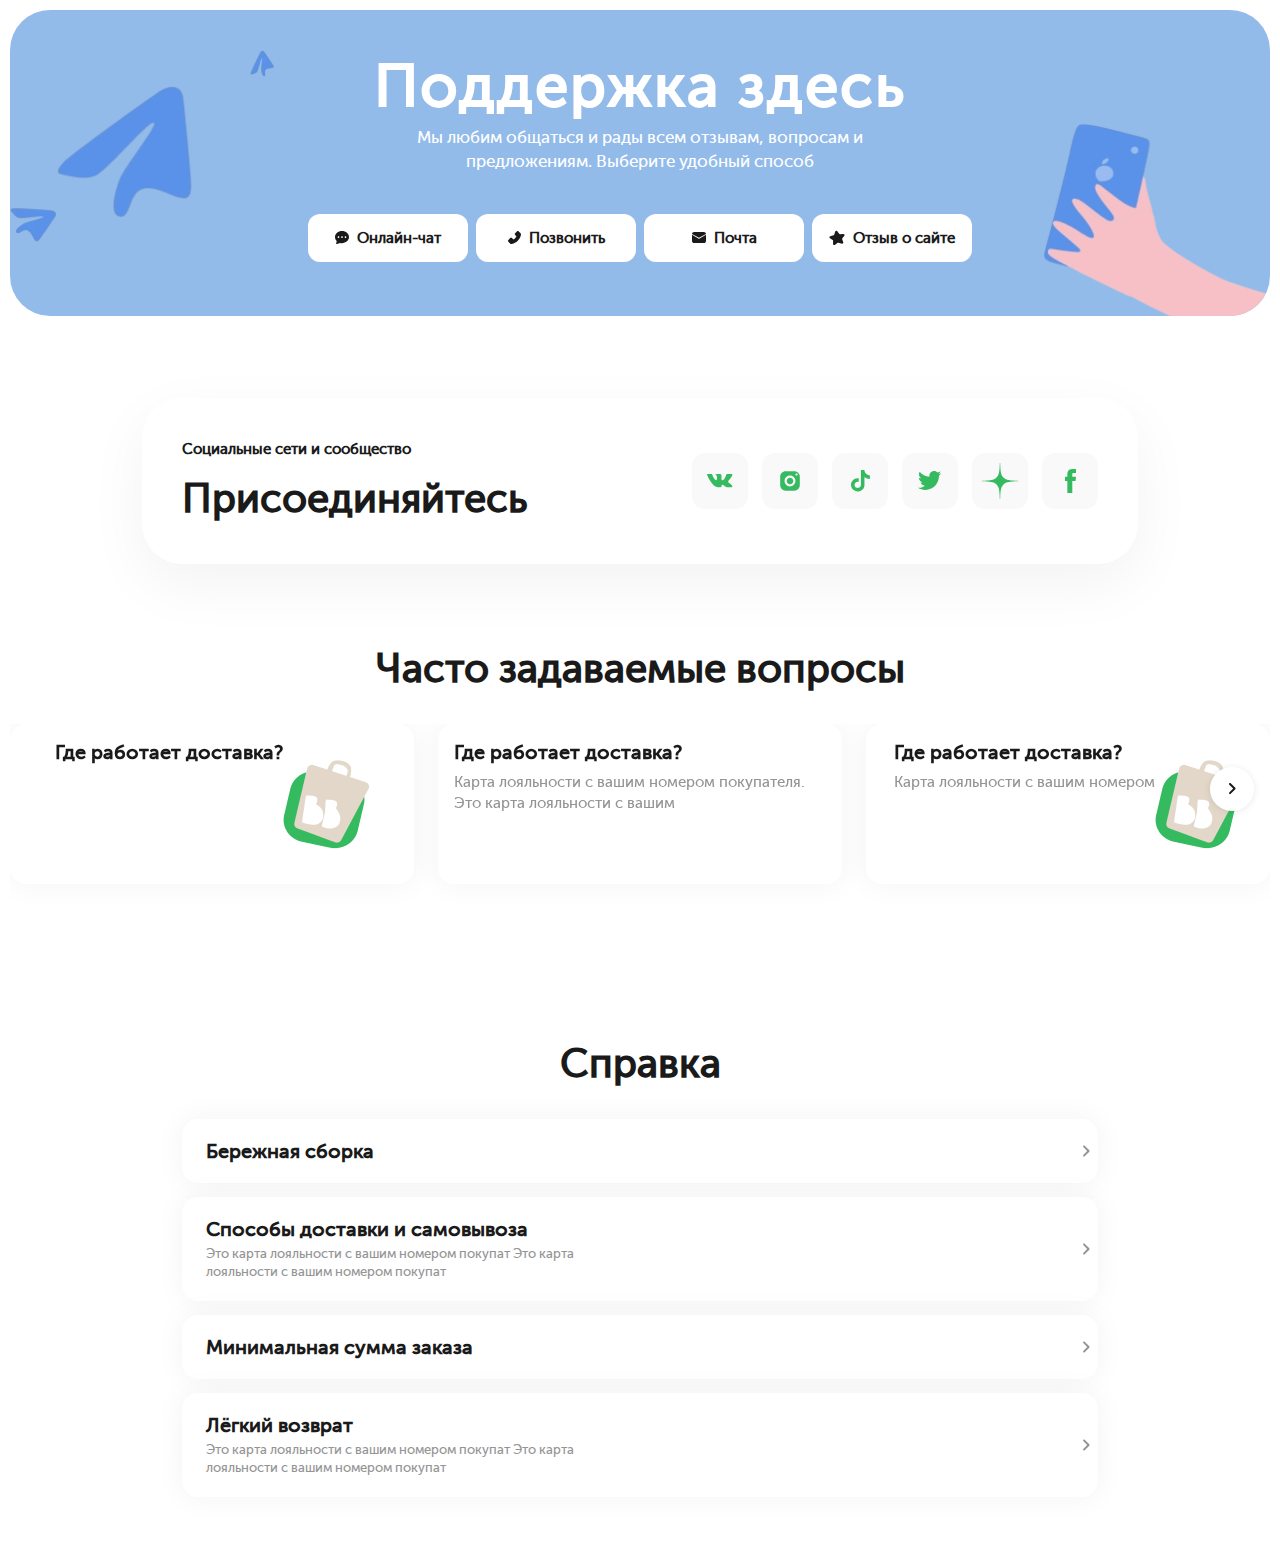
<file: index.html>
<!DOCTYPE html>
<html lang="ru">

<head>
    <meta charset="UTF-8">
    <meta name="viewport" content="width=device-width, initial-scale=1.0">

    <link rel="stylesheet" href="./fonts/museosanscyrl/museosanscyrl.css">

    <link rel="stylesheet" href="./styles/templates.css">
    <link rel="stylesheet" href="./styles/preview.css">
    <link rel="stylesheet" href="./styles/social.css">
    <link rel="stylesheet" href="./styles/faq-slider.css">
    <link rel="stylesheet" href="./styles/faq.css">



    <script src="./scripts/swiperFaq.js"></script>

    <link rel="stylesheet" href="https://cdn.jsdelivr.net/npm/swiper@11/swiper-bundle.min.css" />
    <script src="https://cdn.jsdelivr.net/npm/swiper@11/swiper-bundle.min.js"></script>
    <title>iMac</title>
</head>

<body>

    <main class="main">

        <section class="preview">
            <picture class="preview__hand-picture">
                <source srcset="./images/preview/hand.avif" type="image/avif">
                <source srcset="./images/preview/hand.webp" type="image/webp">
                <img width="369" height="329" loading="eager" class="preview__hand-picture-image"
                    src="./images/preview/hand.png" alt="Картинка с телефоном">
            </picture>
            <picture class="preview__tg-picture">
                <source srcset="./images/preview/telegrams.avif" type="image/avif">
                <source srcset="./images/preview/telegrams.webp" type="image/webp">
                <img width="274" height="195" loading="eager" class="preview__tg-picture-image"
                    src="./images/preview/telegrams.png" alt="Картинка телеграм">
            </picture>


            <div class="preview__content-container">
                <h1 class="preview__title">Поддержка здесь</h1>
                <h2 class="preview__subtitle">Мы любим общаться и рады всем отзывам, вопросам и предложениям.
                    Выберите удобный способ</h2>
                <ul class="preview__list">
                    <li class="preview__list-item">
                        <a class="preview__list-item-link" href="" aria-label="Онлайн-чат">
                            <svg class="preview__list-item-link-svg" aria-hidden="true" width="14" height="13"
                                viewBox="0 0 14 13" fill="none" xmlns="http://www.w3.org/2000/svg">
                                <path class="preview__list-item-link-svg-path" fill-rule="evenodd" clip-rule="evenodd"
                                    d="M14 6.09459C14 9.46054 10.8658 12.1892 7 12.1892C6.3067 12.1901 5.61626 12.1005 4.94637 11.9228C4.43537 12.1805 3.262 12.675 1.288 12.9971C1.113 13.025 0.98 12.8439 1.04913 12.682C1.35888 11.9541 1.63887 10.9842 1.72287 10.0996C0.651 9.0287 0 7.62694 0 6.09459C0 2.72863 3.13425 0 7 0C10.8658 0 14 2.72863 14 6.09459ZM4.375 6.09459C4.375 6.3255 4.28281 6.54695 4.11872 6.71023C3.95462 6.87351 3.73206 6.96524 3.5 6.96524C3.26794 6.96524 3.04538 6.87351 2.88128 6.71023C2.71719 6.54695 2.625 6.3255 2.625 6.09459C2.625 5.86367 2.71719 5.64222 2.88128 5.47894C3.04538 5.31566 3.26794 5.22393 3.5 5.22393C3.73206 5.22393 3.95462 5.31566 4.11872 5.47894C4.28281 5.64222 4.375 5.86367 4.375 6.09459V6.09459ZM7.875 6.09459C7.875 6.3255 7.78281 6.54695 7.61872 6.71023C7.45462 6.87351 7.23206 6.96524 7 6.96524C6.76794 6.96524 6.54538 6.87351 6.38128 6.71023C6.21719 6.54695 6.125 6.3255 6.125 6.09459C6.125 5.86367 6.21719 5.64222 6.38128 5.47894C6.54538 5.31566 6.76794 5.22393 7 5.22393C7.23206 5.22393 7.45462 5.31566 7.61872 5.47894C7.78281 5.64222 7.875 5.86367 7.875 6.09459ZM10.5 6.96524C10.7321 6.96524 10.9546 6.87351 11.1187 6.71023C11.2828 6.54695 11.375 6.3255 11.375 6.09459C11.375 5.86367 11.2828 5.64222 11.1187 5.47894C10.9546 5.31566 10.7321 5.22393 10.5 5.22393C10.2679 5.22393 10.0454 5.31566 9.88128 5.47894C9.71719 5.64222 9.625 5.86367 9.625 6.09459C9.625 6.3255 9.71719 6.54695 9.88128 6.71023C10.0454 6.87351 10.2679 6.96524 10.5 6.96524V6.96524Z"
                                    fill="#1A1A1A" />
                            </svg>
                            <span class="preview__list-item-link-text">Онлайн-чат</span>
                        </a>
                    </li>
                    <li class="preview__list-item">
                        <a class="preview__list-item-link" href="" aria-label="Позвонить">
                            <svg class="preview__list-item-link-svg" aria-hidden="true" width="13" height="13"
                                viewBox="0 0 13 13" fill="none" xmlns="http://www.w3.org/2000/svg">
                                <path class="preview__list-item-link-svg-path"
                                    d="M12.394 2.05413L10.7138 0.375486C10.5953 0.25644 10.4544 0.161986 10.2993 0.0975481C10.1441 0.0331105 9.97779 -4.02615e-05 9.8098 3.66958e-08C9.46745 3.66958e-08 9.14562 0.134102 8.90424 0.375486L7.09625 2.1835C6.97721 2.30202 6.88276 2.4429 6.81832 2.59803C6.75388 2.75317 6.72073 2.91951 6.72077 3.0875C6.72077 3.42985 6.85487 3.7517 7.09625 3.99308L8.41832 5.31517C8.10885 5.99729 7.6786 6.61783 7.14832 7.14684C6.61936 7.67842 5.99889 8.11025 5.31667 8.4216L3.9946 7.09951C3.87608 6.98047 3.7352 6.88602 3.58007 6.82158C3.42493 6.75714 3.25859 6.72399 3.09061 6.72403C2.74826 6.72403 2.42642 6.85813 2.18504 7.09951L0.375481 8.90595C0.256291 9.02469 0.161757 9.16583 0.0973171 9.32124C0.0328775 9.47666 -0.0001955 9.64328 8.69341e-07 9.81153C8.69341e-07 10.1539 0.134101 10.4757 0.375481 10.7171L2.05252 12.3942C2.43746 12.7807 2.96913 13 3.515 13C3.63016 13 3.7406 12.9905 3.84946 12.9716C5.97612 12.6214 8.08544 11.4902 9.78772 9.78944C11.4884 8.09029 12.618 5.98252 12.973 3.84951C13.0803 3.19794 12.8641 2.52743 12.394 2.05413V2.05413Z"
                                    fill="#1A1A1A" />
                            </svg>
                            <span class="preview__list-item-link-text">Позвонить</span>
                        </a>
                    </li>
                    <li class="preview__list-item">
                        <a class="preview__list-item-link" href="" aria-label="Почта">
                            <svg class="preview__list-item-link-svg" aria-hidden="true" width="14" height="11"
                                viewBox="0 0 14 11" fill="none" xmlns="http://www.w3.org/2000/svg">
                                <path class="preview__list-item-link-svg-path"
                                    d="M14 2.85408V8.88461C14 9.44565 13.7695 9.98371 13.3593 10.3804C12.9491 10.7771 12.3927 11 11.8125 11H2.1875C1.60734 11 1.05094 10.7771 0.640704 10.3804C0.230468 9.98371 0 9.44565 0 8.88461V2.85408L6.77775 6.71085C6.84508 6.74925 6.92183 6.7695 7 6.7695C7.07817 6.7695 7.15492 6.74925 7.22225 6.71085L14 2.85408ZM11.8125 2.61907e-08C12.3508 -8.18366e-05 12.8701 0.191744 13.2713 0.53878C13.6725 0.885816 13.9272 1.3637 13.9869 1.881L7 5.85538L0.0131251 1.881C0.0727635 1.3637 0.327533 0.885816 0.728696 0.53878C1.12986 0.191744 1.64925 -8.18366e-05 2.1875 2.61907e-08H11.8125Z"
                                    fill="#1A1A1A" />
                            </svg>
                            <span class="preview__list-item-link-text">Почта</span>
                        </a>
                    </li>
                    <li class="preview__list-item">
                        <a class="preview__list-item-link" href="" aria-label="Отзыв о сайте">
                            <svg class="preview__list-item-link-svg" aria-hidden="true" width="16" height="16"
                                viewBox="0 0 16 16" fill="none" xmlns="http://www.w3.org/2000/svg">
                                <path class="preview__list-item-link-svg-path" fill-rule="evenodd" clip-rule="evenodd"
                                    d="M11.0016 4.20072C10.679 4.21044 10.3715 4.06388 10.176 3.80714L8.12699 1.11735C7.59697 0.421578 6.50427 0.603695 6.22856 1.43376L5.16312 4.64142C5.06134 4.94784 4.81787 5.18626 4.50938 5.2816L1.23044 6.295C0.347734 6.56782 0.185106 7.74709 0.961026 8.24864L3.64919 9.98625C3.93912 10.1737 4.11188 10.4974 4.1062 10.8425L4.05401 14.0127C4.0393 14.9066 5.0491 15.4359 5.77589 14.9152L8.6575 12.8507C8.90942 12.6702 9.23077 12.6167 9.52756 12.7059L12.9218 13.7253C13.7781 13.9825 14.562 13.1546 14.2584 12.3136L13.182 9.33152C13.0648 9.0068 13.1233 8.64459 13.3369 8.37335L15.3172 5.85835C15.8887 5.13249 15.3529 4.06955 14.4294 4.09739L11.0016 4.20072Z"
                                    fill="#1A1A1A" />
                            </svg>

                            <span class="preview__list-item-link-text">Отзыв о сайте</span>
                        </a>
                    </li>
                </ul>
            </div>
        </section>

        <section class="social">
            <div class="social__text-container">
                <h2 class="social__title">Социальные сети и сообщество</h2>
                <h3 class="social__subtitle">Присоединяйтесь</h3>
            </div>
            <ul class="social__list">
                <li class="social__list-item">
                    <a class="social__list-item-link" href="">
                        <svg class="social__list-item-link-svg" width="26" height="14" viewBox="0 0 26 14" fill="none"
                            xmlns="http://www.w3.org/2000/svg">
                            <path class="social__list-item-link-svg-path"
                                d="M22.5719 9.36327C24.5939 11.1281 25.0142 11.7582 25.0829 11.8657C25.9208 13.172 24.1537 13.331 24.1537 13.331H20.4297C20.4297 13.331 19.5231 13.3408 18.7485 12.8361C17.4857 12.023 16.1634 10.4465 15.2342 10.7202C14.4541 10.9495 14.4613 11.9856 14.4613 12.8716C14.4613 13.1889 14.1838 13.331 13.5574 13.331C12.9311 13.331 12.6707 13.331 12.3932 13.331C10.3532 13.331 8.13954 12.6557 5.93133 10.387C2.8075 7.17988 0.0678084 0.719469 0.0678084 0.719469C0.0678084 0.719469 -0.0939876 0.394227 0.0822707 0.19606C0.28203 -0.0260997 0.825267 0.00233678 0.825267 0.00233678L4.4363 0.00144814C4.4363 0.00144814 4.77616 0.0645416 5.02021 0.233383C5.22178 0.372011 5.33386 0.636826 5.33386 0.636826C5.33386 0.636826 5.94037 2.60605 6.7132 3.8617C8.22269 6.31257 8.92501 6.37477 9.43752 6.11085C10.1859 5.72873 9.94189 3.12324 9.94189 3.12324C9.94189 3.12324 9.97533 2.00444 9.58485 1.50592C9.28386 1.12025 8.70808 0.91497 8.4568 0.882979C8.25342 0.857208 8.59329 0.507084 9.02625 0.30714C9.60474 0.0538779 10.392 -0.0109928 11.7497 0.00144814C12.8063 0.0112232 13.1109 0.073428 13.5231 0.166735C14.7696 0.449323 14.4613 1.19489 14.4613 3.81283C14.4613 4.6517 14.3438 5.83093 14.9874 6.22193C15.2649 6.39077 16.2158 6.59693 17.9079 3.89547C18.7114 2.61405 19.3505 0.488423 19.3505 0.488423C19.3505 0.488423 19.4824 0.254711 19.6876 0.139187C19.8973 0.0209982 19.891 0.0236641 20.1784 0.0236641C20.4659 0.0236641 23.3484 0.00144814 23.9811 0.00144814C24.6129 0.00144814 25.2059 -0.00566098 25.308 0.358681C25.4544 0.88209 24.8416 2.67537 23.2887 4.62149C20.737 7.81526 20.4541 7.51668 22.5719 9.36327Z"
                                fill="#36BA5F" />
                        </svg>
                    </a>
                </li>
                <li class="social__list-item">
                    <a class="social__list-item-link" href="">
                        <svg class="social__list-item-link-svg" width="20" height="20" viewBox="0 0 20 20" fill="none"
                            xmlns="http://www.w3.org/2000/svg">
                            <path class="social__list-item-link-svg-path" fill-rule="evenodd" clip-rule="evenodd"
                                d="M0.203552 5.6447C0.203552 2.63815 2.64169 0.200012 5.64824 0.200012H14.3598C17.3663 0.200012 19.8044 2.63815 19.8044 5.6447V14.3562C19.8044 17.3628 17.3663 19.8009 14.3598 19.8009H5.64824C2.64169 19.8009 0.203552 17.3628 0.203552 14.3562V5.6447ZM17.6175 3.46669C17.6175 2.8656 17.1297 2.37775 16.5286 2.37775C15.9275 2.37775 15.4396 2.8656 15.4396 3.46669C15.4396 4.06778 15.9275 4.55563 16.5286 4.55563C17.1297 4.55563 17.6175 4.06778 17.6175 3.46669ZM10.0072 4.55581C13.0137 4.55581 15.4518 6.99394 15.4518 10.0005C15.4518 13.0071 13.0137 15.4452 10.0072 15.4452C7.0006 15.4452 4.56246 13.0071 4.56246 10.0005C4.56246 6.99394 7.0006 4.55581 10.0072 4.55581ZM6.73503 9.99931C6.73503 8.1951 8.19764 6.73249 10.0019 6.73249C11.8061 6.73249 13.2687 8.1951 13.2687 9.99931C13.2687 11.8035 11.8061 13.2661 10.0019 13.2661C8.19764 13.2661 6.73503 11.8035 6.73503 9.99931Z"
                                fill="#36BA5F" />
                        </svg>
                    </a>
                </li>
                <li class="social__list-item">
                    <a class="social__list-item-link" href="">
                        <svg class="social__list-item-link-svg" width="19" height="22" viewBox="0 0 19 22" fill="none"
                            xmlns="http://www.w3.org/2000/svg">
                            <path class="social__list-item-link-svg-path"
                                d="M18.8904 5.38646C17.6607 5.38646 16.5262 4.97911 15.6152 4.29191C14.5703 3.50414 13.8195 2.34858 13.5544 1.01669C13.4888 0.687615 13.4534 0.348016 13.4501 0H9.93749V9.598L9.93328 14.8553C9.93328 16.2608 9.018 17.4525 7.74924 17.8717C7.38102 17.9933 6.98335 18.0509 6.56927 18.0282C6.04072 17.9992 5.54542 17.8397 5.11492 17.5822C4.1988 17.0343 3.57768 16.0403 3.56084 14.9032C3.53433 13.1261 4.971 11.6773 6.74685 11.6773C7.09739 11.6773 7.43405 11.7345 7.74924 11.8384V9.21505V8.272C7.41679 8.22277 7.07845 8.1971 6.73633 8.1971C4.79257 8.1971 2.97464 9.00507 1.67516 10.4607C0.692972 11.5607 0.103828 12.9641 0.0129315 14.4357C-0.10616 16.3689 0.601234 18.2067 1.9731 19.5625C2.17467 19.7616 2.38634 19.9463 2.60769 20.1167C3.78388 21.0219 5.22181 21.5126 6.73633 21.5126C7.07845 21.5126 7.41679 21.4873 7.74924 21.4381C9.16403 21.2285 10.4694 20.5809 11.4996 19.5625C12.7654 18.3114 13.4648 16.6505 13.4724 14.8826L13.4543 7.03185C14.0581 7.4977 14.7184 7.88317 15.427 8.18237C16.5292 8.64737 17.6978 8.88303 18.9005 8.88261V6.33203V5.38562C18.9013 5.38646 18.8912 5.38646 18.8904 5.38646V5.38646Z"
                                fill="#36BA5F" />
                        </svg>
                    </a>
                </li>
                <li class="social__list-item">
                    <a class="social__list-item-link" href="">
                        <svg class="social__list-item-link-svg" width="24" height="19" viewBox="0 0 24 19" fill="none"
                            xmlns="http://www.w3.org/2000/svg">
                            <path class="social__list-item-link-svg-path"
                                d="M23.3009 2.24175C22.4438 2.62179 21.5219 2.87883 20.555 2.99363C21.5422 2.40218 22.2998 1.46633 22.6574 0.349381C21.7337 0.89734 20.7101 1.29485 19.6217 1.50912C18.7497 0.580402 17.5072 0 16.1314 0C13.4918 0 11.351 2.14085 11.351 4.78047C11.351 5.15516 11.3934 5.51987 11.4754 5.86997C7.50243 5.67068 3.97974 3.76762 1.62177 0.874523C1.21036 1.58042 0.974347 2.40218 0.974347 3.27813C0.974347 4.93626 1.81892 6.4001 3.10094 7.25716C2.31768 7.23256 1.58006 7.01758 0.935844 6.65857C0.935487 6.67889 0.935487 6.69921 0.935487 6.71918C0.935487 9.03544 2.584 10.9674 4.77048 11.4062C4.36977 11.516 3.94659 11.5742 3.51128 11.5742C3.20255 11.5742 2.90343 11.5446 2.61181 11.489C3.22001 13.3877 4.98511 14.7699 7.07747 14.8088C5.44108 16.0912 3.38009 16.8552 1.13977 16.8552C0.754735 16.8552 0.373268 16.8327 0 16.7881C2.11447 18.145 4.62788 18.9361 7.32739 18.9361C16.1204 18.9361 20.929 11.6519 20.929 5.33413C20.929 5.127 20.9244 4.92058 20.9151 4.71594C21.8499 4.04213 22.6602 3.20041 23.3009 2.24175Z"
                                fill="#36BA5F" />
                        </svg>

                    </a>
                </li>
                <li class="social__list-item">
                    <a class="social__list-item-link" href="">
                        <svg class="social__list-item-link-svg" width="36" height="36" viewBox="0 0 36 36" fill="none"
                            xmlns="http://www.w3.org/2000/svg">
                            <path class="social__list-item-link-svg-path" fill-rule="evenodd" clip-rule="evenodd"
                                d="M36.0009 18.1982V17.9993V17.8011C28.0305 17.5599 24.3857 17.3611 21.4787 14.5218C18.6402 11.6154 18.4405 7.97066 18.2 -0.00012207H18.001H17.8021C17.5616 7.97066 17.362 11.6154 14.5234 14.5218C11.6164 17.3611 7.97161 17.5599 0.00128174 17.8011V17.9993V18.1982C7.97161 18.4394 11.6164 18.6383 14.5234 21.4769C17.362 24.384 17.5616 28.0287 17.8021 35.9995H18.001H18.2C18.4405 28.0287 18.6402 24.384 21.4787 21.4769C24.3857 18.6383 28.0305 18.4394 36.0009 18.1982Z"
                                fill="#36BA5F" />
                        </svg>

                    </a>
                </li>
                <li class="social__list-item">
                    <a class="social__list-item-link" href="">
                        <svg class="social__list-item-link-svg" width="11" height="24" viewBox="0 0 11 24" fill="none"
                            xmlns="http://www.w3.org/2000/svg">
                            <path class="social__list-item-link-svg-path"
                                d="M10.5569 11.9768H7.29425V23.9997H2.35102V11.9768H0V7.7514H2.35102V5.01712C2.35102 3.06181 3.27441 0 7.33825 0L10.9999 0.0154087V4.11683H8.34313C7.90735 4.11683 7.29458 4.33584 7.29458 5.26858V7.75533H10.9888L10.5569 11.9768Z"
                                fill="#36BA5F" />
                        </svg>

                    </a>
                </li>
            </ul>
        </section>

        <section class="faq-slider">
            <h2 class="faq-slider__title">Часто задаваемые вопросы</h2>

            <div class="swiper faqSwiper">
                <ul class="swiper-wrapper faq-slider__list">
                    <!-- item start -->
                    <li class="swiper-slide faq-slider__list-item">
                        <a class="faq-slider__list-item-link" href="./articleDetail/index.html">
                            <article class="faq-slider__list-item-link-article">
                                <div class="faq-slider__list-item-link-article-container">
                                    <h3 class="faq-slider__list-item-link-article-title">Где работает доставка?</h3>

                                </div>
                                <picture class="faq-slider__list-item-link-picture">
                                    <source srcset="./images/delivery.avif" type="./images/faq-slider/busket-icon.avif">
                                    <source srcset="./images/delivery.webp" type="./images/faq-slider/busket-icon.webp">
                                    <img width="87" height="90" loading="lazy" class="faq-slider__list-item-link-image"
                                        src="./images/faq-slider/busket-icon.png" alt="Где работает доставка?">
                                </picture>
                            </article>
                        </a>
                    </li>
                    <!-- item end -->
                    <li class="swiper-slide faq-slider__list-item">
                        <a class="faq-slider__list-item-link" href="./articleDetail/index.html">
                            <article class="faq-slider__list-item-link-article">
                                <div class="faq-slider__list-item-link-article-container">
                                    <h3 class="faq-slider__list-item-link-article-title">Где работает доставка?</h3>
                                    <p class="faq-slider__list-item-link-article-text">Карта лояльности с вашим номером
                                        покупателя. Это карта лояльности с вашим</p>
                                </div>
                            </article>
                        </a>
                    </li>
                    <li class="swiper-slide faq-slider__list-item">
                        <a class="faq-slider__list-item-link" href="./articleDetail/index.html">
                            <article class="faq-slider__list-item-link-article">
                                <div class="faq-slider__list-item-link-article-container">
                                    <h3 class="faq-slider__list-item-link-article-title">Где работает доставка?</h3>
                                    <p class="faq-slider__list-item-link-article-text">Карта лояльности с вашим номером
                                    </p>
                                </div>
                                <picture class="faq-slider__list-item-link-picture">
                                    <source srcset="./images/delivery.avif" type="./images/faq-slider/busket-icon.avif">
                                    <source srcset="./images/delivery.webp" type="./images/faq-slider/busket-icon.webp">
                                    <img width="87" height="90" loading="lazy" class="faq-slider__list-item-link-image"
                                        src="./images/faq-slider/busket-icon.png" alt="Где работает доставка?">
                                </picture>
                            </article>
                        </a>
                    </li>
                    <li class="swiper-slide faq-slider__list-item">
                        <a class="faq-slider__list-item-link" href="./articleDetail/index.html">
                            <article class="faq-slider__list-item-link-article">
                                <div class="faq-slider__list-item-link-article-container">
                                    <h3 class="faq-slider__list-item-link-article-title">В какое время возможен
                                        самовывоз В какое время возможен самовывоз?</h3>
                                    <p class="faq-slider__list-item-link-article-text">Карта лояльности с вашим </p>
                                </div>
                            </article>
                        </a>
                    </li>
                    <li class="swiper-slide faq-slider__list-item">
                        <a class="faq-slider__list-item-link" href="./articleDetail/index.html">
                            <article class="faq-slider__list-item-link-article">
                                <div class="faq-slider__list-item-link-article-container">
                                    <h3 class="faq-slider__list-item-link-article-title">Где работает доставка?</h3>
                                    <p class="faq-slider__list-item-link-article-text">Карта лояльности с вашим номером
                                        покупателя. Это карта лояльности с вашим</p>
                                </div>
                                <picture class="faq-slider__list-item-link-picture">
                                    <source srcset="./images/delivery.avif" type="./images/faq-slider/busket-icon.avif">
                                    <source srcset="./images/delivery.webp" type="./images/faq-slider/busket-icon.webp">
                                    <img width="87" height="90" loading="lazy" class="faq-slider__list-item-link-image"
                                        src="./images/faq-slider/busket-icon.png" alt="Где работает доставка?">
                                </picture>
                            </article>
                        </a>
                    </li>
                    <li class="swiper-slide faq-slider__list-item">
                        <a class="faq-slider__list-item-link" href="./articleDetail/index.html">
                            <article class="faq-slider__list-item-link-article">
                                <div class="faq-slider__list-item-link-article-container">
                                    <h3 class="faq-slider__list-item-link-article-title">Где работает доставка?</h3>
                                    <p class="faq-slider__list-item-link-article-text">Карта лояльности с вашим номером
                                        покупателя. Это карта лояльности с вашим</p>
                                </div>
                                <picture class="faq-slider__list-item-link-picture">
                                    <source srcset="./images/delivery.avif" type="./images/faq-slider/busket-icon.avif">
                                    <source srcset="./images/delivery.webp" type="./images/faq-slider/busket-icon.webp">
                                    <img width="87" height="90" loading="lazy" class="faq-slider__list-item-link-image"
                                        src="./images/faq-slider/busket-icon.png" alt="Где работает доставка?">
                                </picture>
                            </article>
                        </a>
                    </li>
                    <li class="swiper-slide faq-slider__list-item">
                        <a class="faq-slider__list-item-link" href="./articleDetail/index.html">
                            <article class="faq-slider__list-item-link-article">
                                <div class="faq-slider__list-item-link-article-container">
                                    <h3 class="faq-slider__list-item-link-article-title">Где работает доставка?</h3>
                                    <p class="faq-slider__list-item-link-article-text">Карта лояльности с вашим номером
                                        покупателя. Это карта лояльности с вашим</p>
                                </div>
                                <picture class="faq-slider__list-item-link-picture">
                                    <source srcset="./images/delivery.avif" type="./images/faq-slider/busket-icon.avif">
                                    <source srcset="./images/delivery.webp" type="./images/faq-slider/busket-icon.webp">
                                    <img width="87" height="90" loading="lazy" class="faq-slider__list-item-link-image"
                                        src="./images/faq-slider/busket-icon.png" alt="Где работает доставка?">
                                </picture>
                            </article>
                        </a>
                    </li>



                </ul>

                <button class="faq-slider__prev">
                    <svg width="7" height="12" viewBox="0 0 7 12" fill="none" xmlns="http://www.w3.org/2000/svg">
                        <path
                            d="M6.26918 10.8857C6.66089 10.4974 6.66367 9.86739 6.27539 9.47568L2.41251 5.57863L6.30956 1.71575C6.70128 1.32747 6.70405 0.697478 6.31577 0.305764C5.92749 -0.0859495 5.2975 -0.088724 4.90579 0.299555L0.295615 4.8693C-0.0960983 5.25758 -0.0988728 5.88757 0.289406 6.27928L4.85915 10.8895C5.23747 11.2711 5.87746 11.2739 6.26918 10.8857Z"
                            fill="#1A1A1A" />
                    </svg>

                </button>
                <button class="faq-slider__next">
                    <svg width="7" height="12" viewBox="0 0 7 12" fill="none" xmlns="http://www.w3.org/2000/svg">
                        <path
                            d="M0.2925 0.293762C-0.0975 0.683762 -0.0975 1.31376 0.2925 1.70376L4.1725 5.58376L0.2925 9.46376C-0.0975 9.85376 -0.0975 10.4838 0.2925 10.8738C0.6825 11.2638 1.3125 11.2638 1.7025 10.8738L6.2925 6.28376C6.6825 5.89376 6.6825 5.26376 6.2925 4.87376L1.7025 0.283762C1.3225 -0.0962379 0.6825 -0.0962377 0.2925 0.293762Z"
                            fill="#1A1A1A" />
                    </svg>

                </button>
            </div>


        </section>

        <section class="faq">
            <h2 class="faq__title">
                Справка
            </h2>
            <div class="faq__details-container">
                <details class="faq__details">
                    <summary class="faq__details-summary">
                        <div class="faq__details-summary-container">
                            <h3 class="faq__details-summary-title">Бережная сборка</h3>
                        </div>

                        <svg class="faq__details-summary-svg" width="24" height="24" viewBox="0 0 24 24" fill="none"
                            xmlns="http://www.w3.org/2000/svg">
                            <path class="faq__details-summary-svg-path"
                                d="M9.29006 6.70999C8.90006 7.09999 8.90006 7.72999 9.29006 8.11999L13.1701 12L9.29006 15.88C8.90006 16.27 8.90006 16.9 9.29006 17.29C9.68006 17.68 10.3101 17.68 10.7001 17.29L15.2901 12.7C15.6801 12.31 15.6801 11.68 15.2901 11.29L10.7001 6.69999C10.3201 6.31999 9.68006 6.31999 9.29006 6.70999Z"
                                fill="#949494" />
                        </svg>


                    </summary>
                    <div class="faq__details-content-container">
                        <p>Сайт рыбатекст поможет дизайнеру, верстальщику, вебмастеру сгенерировать несколько абзацев
                            более менее осмысленного текста рыбы на русском языке, а начинающему оратору отточить навык
                            публичных выступлений в домашних условиях. При создании генератора мы использовали
                            небезизвестный универсальный код речей. Текст генерируется абзацами случайным образом от
                            двух до десяти предложений в абзаце, что позволяет сделать текст более привлекательным и
                            живым для визуально-слухового восприятия.

                            По своей сути рыбатекст является альтернативой традиционному lorem ipsum, который вызывает у
                            некторых людей недоумение при попытках прочитать рыбу текст. В отличии от lorem ipsum, текст
                            рыба на русском языке наполнит любой макет непонятным смыслом и придаст неповторимый колорит
                            советских времен.</p>
                    </div>
                </details>

                <details class="faq__details">
                    <summary class="faq__details-summary">
                        <div class="faq__details-summary-container">
                            <h3 class="faq__details-summary-title">Способы доставки и самовывоза</h3>
                            <p class="faq__details-summary-short-info">Это карта лояльности с вашим номером покупат Это
                                карта лояльности с вашим номером покупат</p>
                        </div>
                        <svg class="faq__details-summary-svg" width="24" height="24" viewBox="0 0 24 24" fill="none"
                            xmlns="http://www.w3.org/2000/svg">
                            <path class="faq__details-summary-svg-path"
                                d="M9.29006 6.70999C8.90006 7.09999 8.90006 7.72999 9.29006 8.11999L13.1701 12L9.29006 15.88C8.90006 16.27 8.90006 16.9 9.29006 17.29C9.68006 17.68 10.3101 17.68 10.7001 17.29L15.2901 12.7C15.6801 12.31 15.6801 11.68 15.2901 11.29L10.7001 6.69999C10.3201 6.31999 9.68006 6.31999 9.29006 6.70999Z"
                                fill="#949494" />
                        </svg>

                    </summary>
                    <div class="faq__details-content-container">
                        <p>Сайт рыбатекст поможет дизайнеру, верстальщику, вебмастеру сгенерировать несколько абзацев
                            более менее осмысленного текста рыбы на русском языке, а начинающему оратору отточить навык
                            публичных выступлений в домашних условиях. При создании генератора мы использовали
                            небезизвестный универсальный код речей. Текст генерируется абзацами случайным образом от
                            двух до десяти предложений в абзаце, что позволяет сделать текст более привлекательным и
                            живым для визуально-слухового восприятия.

                            По своей сути рыбатекст является альтернативой традиционному lorem ipsum, который вызывает у
                            некторых людей недоумение при попытках прочитать рыбу текст. В отличии от lorem ipsum, текст
                            рыба на русском языке наполнит любой макет непонятным смыслом и придаст неповторимый колорит
                            советских времен.</p>
                    </div>
                </details>

                <details class="faq__details">
                    <summary class="faq__details-summary">
                        <div class="faq__details-summary-container">
                            <h3 class="faq__details-summary-title">Минимальная сумма заказа</h3>
                        </div>
                        <svg class="faq__details-summary-svg" width="24" height="24" viewBox="0 0 24 24" fill="none"
                            xmlns="http://www.w3.org/2000/svg">
                            <path class="faq__details-summary-svg-path"
                                d="M9.29006 6.70999C8.90006 7.09999 8.90006 7.72999 9.29006 8.11999L13.1701 12L9.29006 15.88C8.90006 16.27 8.90006 16.9 9.29006 17.29C9.68006 17.68 10.3101 17.68 10.7001 17.29L15.2901 12.7C15.6801 12.31 15.6801 11.68 15.2901 11.29L10.7001 6.69999C10.3201 6.31999 9.68006 6.31999 9.29006 6.70999Z"
                                fill="#949494" />
                        </svg>

                    </summary>
                    <div class="faq__details-content-container">
                        <p>Сайт рыбатекст поможет дизайнеру, верстальщику, вебмастеру сгенерировать несколько абзацев
                            более менее осмысленного текста рыбы на русском языке, а начинающему оратору отточить навык
                            публичных выступлений в домашних условиях. При создании генератора мы использовали
                            небезизвестный универсальный код речей. Текст генерируется абзацами случайным образом от
                            двух до десяти предложений в абзаце, что позволяет сделать текст более привлекательным и
                            живым для визуально-слухового восприятия.

                            По своей сути рыбатекст является альтернативой традиционному lorem ipsum, который вызывает у
                            некторых людей недоумение при попытках прочитать рыбу текст. В отличии от lorem ipsum, текст
                            рыба на русском языке наполнит любой макет непонятным смыслом и придаст неповторимый колорит
                            советских времен.</p>
                    </div>
                </details>

                <details class="faq__details">
                    <summary class="faq__details-summary">
                        <div class="faq__details-summary-container">
                            <h3 class="faq__details-summary-title">Лёгкий возврат</h3>
                            <p class="faq__details-summary-short-info">Это карта лояльности с вашим номером покупат Это
                                карта лояльности с вашим номером покупат</p>
                        </div>
                        <svg class="faq__details-summary-svg" width="24" height="24" viewBox="0 0 24 24" fill="none"
                            xmlns="http://www.w3.org/2000/svg">
                            <path class="faq__details-summary-svg-path"
                                d="M9.29006 6.70999C8.90006 7.09999 8.90006 7.72999 9.29006 8.11999L13.1701 12L9.29006 15.88C8.90006 16.27 8.90006 16.9 9.29006 17.29C9.68006 17.68 10.3101 17.68 10.7001 17.29L15.2901 12.7C15.6801 12.31 15.6801 11.68 15.2901 11.29L10.7001 6.69999C10.3201 6.31999 9.68006 6.31999 9.29006 6.70999Z"
                                fill="#949494" />
                        </svg>

                    </summary>
                    <div class="faq__details-content-container">
                        <p>Сайт рыбатекст поможет дизайнеру, верстальщику, вебмастеру сгенерировать несколько абзацев
                            более менее осмысленного текста рыбы на русском языке, а начинающему оратору отточить навык
                            публичных выступлений в домашних условиях. При создании генератора мы использовали
                            небезизвестный универсальный код речей. Текст генерируется абзацами случайным образом от
                            двух до десяти предложений в абзаце, что позволяет сделать текст более привлекательным и
                            живым для визуально-слухового восприятия.

                            По своей сути рыбатекст является альтернативой традиционному lorem ipsum, который вызывает у
                            некторых людей недоумение при попытках прочитать рыбу текст. В отличии от lorem ipsum, текст
                            рыба на русском языке наполнит любой макет непонятным смыслом и придаст неповторимый колорит
                            советских времен.</p>
                    </div>
                </details>


            </div>
        </section>
    </main>

</body>

</html>
</file>
<file: fonts/museosanscyrl/museosanscyrl.css>
@font-face {
  font-family: 'Museo Sans Cyrl';
  src: local('Museo Sans Cyrl 500'), local('MuseoSansCyrl-500'),
    url('Museosanscyrl500.woff2') format('woff2'),
    url('Museosanscyrl500.woff') format('woff'),
    url('Museosanscyrl500.ttf') format('truetype');
  font-weight: 500;
  font-style: normal;
}
</file>
<file: styles/templates.css>
body {
  padding: 0;
  margin: 0;
}
:root {
  /* --button: ; */
}
.main {
  padding: 10px;
  overflow: hidden;
}
</file>
<file: styles/preview.css>
.preview * {
  padding: 0;
  margin: 0;
  -webkit-box-sizing: border-box;
  box-sizing: border-box;
}
.preview {
  background: #93bbea;
  position: relative;
  padding: 40px 0 54px 0;
  border-radius: 40px;
  overflow: hidden;
  margin: 0 auto 82px auto;
}
.preview__hand-picture {
}
@media (max-width: 768px) {
  .preview {
    padding: 40px 10px 54px 10px;
    margin: 0 auto 22px auto;
  }
}
.preview__hand-picture-image {
  position: absolute;
  z-index: 10;
  right: -85px;
  bottom: -103px;
}

@media (max-width: 768px) {
  .preview__hand-picture-image {
    width: 200px;
    height: auto;
    right: -90px;
    bottom: -70px;
  }
}

.preview__tg-picture {
}

.preview__tg-picture-image {
  position: absolute;
  z-index: 10;
  left: -7px;
}
@media (max-width: 768px) {
  .preview__tg-picture-image {
    width: 200px;
    height: auto;
    -o-object-fit: cover;
    object-fit: cover;
  }
}
.preview__content-container {
  position: relative;
  z-index: 20;
  width: min(100%, 664px);
  margin: 0 auto;
}
.preview__title {
  font-family: 'Museo Sans Cyrl', sans-serif;
  font-weight: 700;
  font-size: 60px;
  line-height: 1.2;
  text-align: center;
  color: #fff;
  margin: 0 0 4px 0;
  letter-spacing: 2px;
}

@media (max-width: 768px) {
  .preview__title {
    margin: 0 0 14px 0;

    font-size: 22px;
  }
}

.preview__subtitle {
  font-family: 'Museo Sans Cyrl', sans-serif;
  font-weight: 400;
  font-size: 17px;
  line-height: 1.4;
  text-align: center;
  color: #fff;
  margin: 0 auto 40px auto;
  width: min(100%, 535px);
}

@media (max-width: 768px) {
  .preview__subtitle {
    font-size: 16px;
  }
}

.preview__list {
  list-style: none;
  display: -webkit-box;
  display: -ms-flexbox;
  display: flex;
  gap: 8px;
  -webkit-box-pack: justify;
  -ms-flex-pack: justify;
  justify-content: space-between;
}

@media (max-width: 768px) {
  .preview__list {
    display: -ms-grid;
    display: grid;
    -ms-grid-columns: (1fr) [2];
    grid-template-columns: repeat(2, 1fr);
    -webkit-box-pack: center;
    -ms-flex-pack: center;
    justify-content: center;
  }
}

@media (max-width: 400px) {
  .preview__list {
    display: -ms-grid;
    display: grid;
    -ms-grid-columns: 1fr;
    grid-template-columns: 1fr;
    -webkit-box-pack: center;
    -ms-flex-pack: center;
    justify-content: center;
  }
}

.preview__list-item {
}

@media (max-width: 768px) {
  .preview__list-item {
    display: -webkit-box;
    display: -ms-flexbox;
    display: flex;
    -webkit-box-pack: center;
    -ms-flex-pack: center;
    justify-content: center;
  }
}

.preview__list-item-link,
.preview__list-item-link:active,
.preview__list-item-link:focus,
.preview__list-item-link:focus-visible {
  text-decoration: none;
  font-family: 'Museo Sans Cyrl', sans-serif;
  font-weight: 600;
  font-size: 15px;
  line-height: 1.2;
  text-align: center;
  color: #1a1a1a;
  background: #ffffff;
  display: -webkit-box;
  display: -ms-flexbox;
  display: flex;
  -webkit-box-pack: center;
  -ms-flex-pack: center;
  justify-content: center;
  -webkit-box-align: center;
  -ms-flex-align: center;
  align-items: center;
  gap: 8px;
  border-radius: 12px;
  width: 160px;
  height: 48px;
  -webkit-transition: all 0.5s ease-in-out;
  -o-transition: all 0.5s ease-in-out;
  transition: all 0.5s ease-in-out;
}

.preview__list-item-link:hover {
  background: #36ba5f;
  color: #fff;
}

.preview__list-item-link:hover .preview__list-item-link-svg-path {
  fill: #fff;
}

.preview__list-item-link-svg {
}
.preview__list-item-link-svg-path {
  -webkit-transition: fill 0.5s ease-in-out;
  -o-transition: fill 0.5s ease-in-out;
  transition: fill 0.5s ease-in-out;
}
.preview__list-item-link-text {
}
</file>
<file: styles/social.css>
.social * {
  padding: 0;
  margin: 0;
  -webkit-box-sizing: border-box;
  box-sizing: border-box;
}
.social {
  -webkit-box-shadow: 0 20px 60px 0 rgba(26, 26, 26, 0.05);
  box-shadow: 0 20px 60px 0 rgba(26, 26, 26, 0.05);
  background: #fff;
  max-width: 916px;
  margin: 0 auto 80px auto;
  display: -webkit-box;
  display: -ms-flexbox;
  display: flex;
  -webkit-box-pack: justify;
  -ms-flex-pack: justify;
  justify-content: space-between;
  -webkit-box-align: center;
  -ms-flex-align: center;
  align-items: center;
  padding: 42px 40px;
  border-radius: 40px;
}

@media (max-width: 1023px) {
  .social {
    -webkit-box-orient: vertical;
    -webkit-box-direction: normal;
    -ms-flex-direction: column;
    flex-direction: column;
    gap: 30px;
    padding: 20px;
    margin: 0 auto 30px auto;
  }
}

.social__text-container {
  display: -webkit-box;
  display: -ms-flexbox;
  display: flex;
  -webkit-box-orient: vertical;
  -webkit-box-direction: normal;
  -ms-flex-direction: column;
  flex-direction: column;
  gap: 16px;
}
.social__title {
  font-family: 'Museo Sans Cyrl', sans-serif;
  font-weight: 600;
  font-size: 15px;
  line-height: 1.2;
  color: #1a1a1a;
}

@media (max-width: 1023px) {
  .social__title {
    text-align: center;
  }
}

.social__subtitle {
  font-family: 'Museo Sans Cyrl', sans-serif;
  font-weight: 600;
  font-size: 40px;
  line-height: 1.2;
  color: #1a1a1a;
}

@media (max-width: 768px) {
  .social__subtitle {
    font-size: 28px;
  }
}

.social__list {
  list-style: none;
  display: -webkit-box;
  display: -ms-flexbox;
  display: flex;
  -webkit-box-align: center;
  -ms-flex-align: center;
  align-items: center;
  gap: 14px;
}

@media (max-width: 768px) {
  .social__list {
    display: -ms-grid;
    display: grid;
    -ms-grid-columns: (1fr) [3];
    grid-template-columns: repeat(3, 1fr);
  }
}

.social__list-item {
}
.social__list-item-link,
.social__list-item-link:active,
.social__list-item-link:focus,
.social__list-item-link:focus-visible {
  border-radius: 13px;
  display: -webkit-box;
  display: -ms-flexbox;
  display: flex;
  -webkit-box-pack: center;
  -ms-flex-pack: center;
  justify-content: center;
  -webkit-box-align: center;
  -ms-flex-align: center;
  align-items: center;
  width: 56px;
  height: 56px;
  background: #f9f9f9;
  -webkit-transition: all 0.5s ease-in-out;
  -o-transition: all 0.5s ease-in-out;
  transition: all 0.5s ease-in-out;
}

.social__list-item-link:hover {
  background: #93bbea;
}
.social__list-item-link:hover .social__list-item-link-svg-path {
  fill: #fff;
}
.social__list-item-link-svg {
}
.social__list-item-link-svg-path {
  -webkit-transition: fill 0.5s ease-in-out;
  -o-transition: fill 0.5s ease-in-out;
  transition: fill 0.5s ease-in-out;
}
</file>
<file: styles/faq.css>
.faq * {
  margin: 0;
  padding: 0;
  -webkit-box-sizing: border-box;
  box-sizing: border-box;
}
.faq {
  padding: 45px 50px 60px 50px;
  margin: auto;
  max-width: 916px;
}

@media (max-width: 768px) {
  .faq {
    padding: 10px 10px 45px 10px;
  }
}

.faq__title {
  font-family: 'Museo Sans Cyrl', sans-serif;
  text-align: center;
  font-weight: 600;
  font-size: 40px;
  line-height: 1.2;
  color: #1a1a1a;
  margin: 0 0 32px 0;
}

@media (max-width: 768px) {
  .faq__title {
    font-size: 22px;
  }
}

.faq__details-container {
  display: -webkit-box;
  display: -ms-flexbox;
  display: flex;
  -webkit-box-orient: vertical;
  -webkit-box-direction: normal;
  -ms-flex-direction: column;
  flex-direction: column;
  gap: 14px;
}

.faq__details {
  -webkit-transition: 0.3s ease-in-out;
  -o-transition: 0.3s ease-in-out;
  transition: 0.3s ease-in-out;
  border-radius: 16px;
}
.faq__details summary ~ * {
  -webkit-animation: open 0.3s ease-in-out;
  animation: open 0.3s ease-in-out;
  -webkit-transition: 0.3s ease-in-out;
  -o-transition: 0.3s ease-in-out;
  transition: 0.3s ease-in-out;
}
@-webkit-keyframes open {
  0% {
    opacity: 0;
  }
  100% {
    opacity: 1;
  }
}
@keyframes open {
  0% {
    opacity: 0;
  }
  100% {
    opacity: 1;
  }
}
.faq__details summary::-webkit-details-marker {
  display: none;
}

.faq__details summary {
  display: -webkit-box;
  display: -ms-flexbox;
  display: flex;
  width: 100%;
  padding: 20px 24px;
  position: relative;
  cursor: pointer;
  list-style: none;
  -webkit-box-align: center;
  -ms-flex-align: center;
  align-items: center;
  -webkit-box-pack: justify;
  -ms-flex-pack: justify;
  justify-content: space-between;

  -webkit-box-shadow: 0 0 30px 0 rgba(0, 0, 0, 0.05);

  box-shadow: 0 0 30px 0 rgba(0, 0, 0, 0.05);
  background: #fff;
  border-radius: 16px;
}

.faq__details[open] .faq__details-summary-svg {
  -webkit-transform: translate(0, -50%) rotate(90deg);
  -ms-transform: translate(0, -50%) rotate(90deg);
  transform: translate(0, -50%) rotate(90deg);
  -webkit-transition: 0.3s ease-in-out;
  -o-transition: 0.3s ease-in-out;
  transition: 0.3s ease-in-out;
}

.faq__details summary {
  outline: 0;
}

.faq__details-summary {
  -webkit-transition: 0.3s ease-in-out;
  -o-transition: 0.3s ease-in-out;
  transition: 0.3s ease-in-out;
}

.faq__details-summary:hover .faq__details-summary-count,
.faq__details-summary:hover .faq__details-summary-title {
  -webkit-transition: 0.3s ease-in-out;
  -o-transition: 0.3s ease-in-out;
  transition: 0.3s ease-in-out;
  color: #1a1a1a;
}

.faq__details-summary:hover .faq__details-summary-svg-path {
  -webkit-transition: 0.3s ease-in-out;
  -o-transition: 0.3s ease-in-out;
  transition: 0.3s ease-in-out;
  fill: #949494;
}

.faq__details[open] .faq__details-summary-count,
.faq__details[open] .faq__details-summary-title {
  -webkit-transition: 0.3s ease-in-out;
  -o-transition: 0.3s ease-in-out;
  transition: 0.3s ease-in-out;
  color: #1a1a1a;
}

.faq__details[open] .faq__details-summary-svg-path {
  -webkit-transition: 0.3s ease-in-out;
  -o-transition: 0.3s ease-in-out;
  transition: 0.3s ease-in-out;
  fill: #1a1a1a;
}

.faq__details-summary-container {
  display: -webkit-box;
  display: -ms-flexbox;
  display: flex;
  -webkit-box-orient: vertical;
  -webkit-box-direction: normal;
  -ms-flex-direction: column;
  flex-direction: column;
  gap: 4px;
}

.faq__details-summary-title {
  font-family: 'Museo Sans Cyrl', sans-serif;
  font-weight: 600;
  font-size: 20px;
  line-height: 1.2;
  color: #1a1a1a;
  -webkit-transition: 0.3s ease-in-out;
  -o-transition: 0.3s ease-in-out;
  transition: 0.3s ease-in-out;
}

.faq__details-summary-short-info {
  font-family: 'Museo Sans Cyrl', sans-serif;
  font-weight: 400;
  font-size: 13px;
  line-height: 1.4;
  color: #949494;
  width: min(100%, 440px);
}

.faq__details-content-container {
  padding: 20px 24px;
  -webkit-box-shadow: 0 0 30px 0 rgba(0, 0, 0, 0.05);
  box-shadow: 0 0 30px 0 rgba(0, 0, 0, 0.05);
  background: #fff;
  position: relative;
  top: -12px;
  border-radius: 0 0 16px 16px;
}

.faq__details-content-container p {
  font-family: 'Museo Sans Cyrl', sans-serif;
  font-size: 15px;
  line-height: 1.2;
  color: #1a1a1a;
  -webkit-transition: 0.3s ease-in-out;
  -o-transition: 0.3s ease-in-out;
  transition: 0.3s ease-in-out;
}

.faq__details-summary-svg {
  -webkit-transition: 0.5s ease-in-out;
  -o-transition: 0.5s ease-in-out;
  transition: 0.5s ease-in-out;

  position: absolute;
  right: 0;
  top: 50%;
  -webkit-transform: translate(0, -50%);
  -ms-transform: translate(0, -50%);
  transform: translate(0, -50%);
}

.faq__details-summary-svg-path {
}

.faq__details-content {
  color: #666;
  font-family: 'Open Sans';
  font-size: 16px !important;
  font-style: normal;
  font-weight: 400;
  line-height: normal;
  padding: 0;
  margin: 0;
  display: -webkit-box;
  display: -ms-flexbox;
  display: flex;
  -webkit-box-orient: vertical;
  -webkit-box-direction: normal;
  -ms-flex-direction: column;
  flex-direction: column;
  gap: 20px;
}

@media (max-width: 768px) {
  .faq__details-content {
    font-size: 14px !important;
    padding: 0;
    margin: 0;
    gap: 16px;
  }
}
</file>
<file: styles/faq-slider.css>
.faq-slider * {
  padding: 0;
  margin: 0;
  -webkit-box-sizing: border-box;
  box-sizing: border-box;
}

.faqSwiper {
  width: 100%;
  height: 100%;
  margin-left: auto;
  margin-right: auto;
  position: relative;
}

.faq-slider {
  margin: 0 auto 80px auto;
}

@media (max-width: 768px) {
  .faq-slider {
    margin: 0 auto 10px auto;
  }
}

.faq-slider__title {
  font-family: 'Museo Sans Cyrl', sans-serif;
  font-weight: 600;
  font-size: 40px;
  line-height: 1.2;
  color: #1a1a1a;
  display: -webkit-box;
  display: -ms-flexbox;
  display: flex;
  -webkit-box-pack: center;
  -ms-flex-pack: center;
  justify-content: center;
  margin: 0 0 32px 0;
}

@media (max-width: 768px) {
  .faq-slider__title {
    font-size: 22px;
  }
}

.faq-slider__container {
}

.faq-slider__list {
  list-style: none;
  display: -webkit-box;
  display: -ms-flexbox;
  display: flex;
  -webkit-transition: -webkit-transform 0.5s ease-in-out;
  transition: -webkit-transform 0.5s ease-in-out;
  -o-transition: transform 0.5s ease-in-out;
  transition: transform 0.5s ease-in-out;
  transition: transform 0.5s ease-in-out, -webkit-transform 0.5s ease-in-out;
}

.faq-slider__list-item {
  border-radius: 16px;
  -webkit-box-shadow: 0 0 30px 0 rgba(0, 0, 0, 0.05);
  box-shadow: 0 0 30px 0 rgba(0, 0, 0, 0.05);
  background: #fff;
  padding: 16px;
  min-height: 160px;
  margin: 0 0 30px 0;
  display: -webkit-box !important;
  display: -ms-flexbox !important;
  display: flex !important;
  -webkit-box-pack: center;
  -ms-flex-pack: center;
  justify-content: center;
}
.faq-slider__list-item-link {
  text-decoration: none;
  display: -webkit-box;
  display: -ms-flexbox;
  display: flex;
}

.faq-slider__list-item-link-article {
  display: -webkit-box;
  display: -ms-flexbox;
  display: flex;
  -webkit-box-pack: justify;
  -ms-flex-pack: justify;
  justify-content: space-between;
}
.faq-slider__list-item-link-article-container {
  display: -webkit-box;
  display: -ms-flexbox;
  display: flex;
  -webkit-box-orient: vertical;
  -webkit-box-direction: normal;
  -ms-flex-direction: column;
  flex-direction: column;
  gap: 8px;
}
.faq-slider__list-item-link-article-title {
  font-family: 'Museo Sans Cyrl', sans-serif;
  font-weight: 600;
  font-size: 20px;
  line-height: 1.2;
  color: #1a1a1a;

  display: -webkit-box;
  -webkit-box-orient: vertical;
  overflow: hidden;
  -o-text-overflow: ellipsis;
  text-overflow: ellipsis;
  -webkit-line-clamp: 4;
}
.faq-slider__list-item-link-article-text {
  font-family: 'Museo Sans Cyrl', sans-serif;
  font-weight: 400;
  font-size: 15px;
  line-height: 1.4;
  color: #949494;

  display: -webkit-box;
  -webkit-box-orient: vertical;
  overflow: hidden;
  -o-text-overflow: ellipsis;
  text-overflow: ellipsis;
  -webkit-line-clamp: 3;
}
.faq-slider__list-item-link-picture {
  display: -webkit-box;
  display: -ms-flexbox;
  display: flex;
  -webkit-box-orient: vertical;
  -webkit-box-direction: normal;
  -ms-flex-direction: column;
  flex-direction: column;
  -webkit-box-pack: center;
  -ms-flex-pack: center;
  justify-content: center;
}
.faq-slider__list-item-link-image {
  -o-object-fit: cover;
  object-fit: cover;
  aspect-ratio: 1 / 1;
}

.faq-slider__next,
.faq-slider__prev {
  cursor: pointer;
  width: 44px;
  height: 44px;
  background: #ffffff;
  border-radius: 50%;
  border: none;
  display: -webkit-box;
  display: -ms-flexbox;
  display: flex;
  -webkit-box-pack: center;
  -ms-flex-pack: center;
  justify-content: center;
  -webkit-box-align: center;
  -ms-flex-align: center;
  align-items: center;
}

@media (max-width: 768px) {
  .faq-slider__next,
  .faq-slider__prev {
    display: none;
  }
}

.faq-slider__prev {
  position: absolute;
  left: 16px;
  top: calc(50% - 30px);
  z-index: 20;
  -webkit-transform: translate(0, -50%);
  -ms-transform: translate(0, -50%);
  transform: translate(0, -50%);
  -webkit-box-shadow: 0 1px 7px 0 rgba(0, 0, 0, 0.09);
  box-shadow: 0 1px 7px 0 rgba(0, 0, 0, 0.09);
}

.faq-slider__next {
  position: absolute;
  right: 16px;
  top: calc(50% - 30px);
  z-index: 20;
  -webkit-transform: translate(0, -50%);
  -ms-transform: translate(0, -50%);
  transform: translate(0, -50%);
  -webkit-box-shadow: 0 1px 7px 0 rgba(0, 0, 0, 0.09);
  box-shadow: 0 1px 7px 0 rgba(0, 0, 0, 0.09);
}

.faq-slider__prev[aria-disabled='true'],
.faq-slider__next[aria-disabled='true'] {
  display: none;
}
</file>
